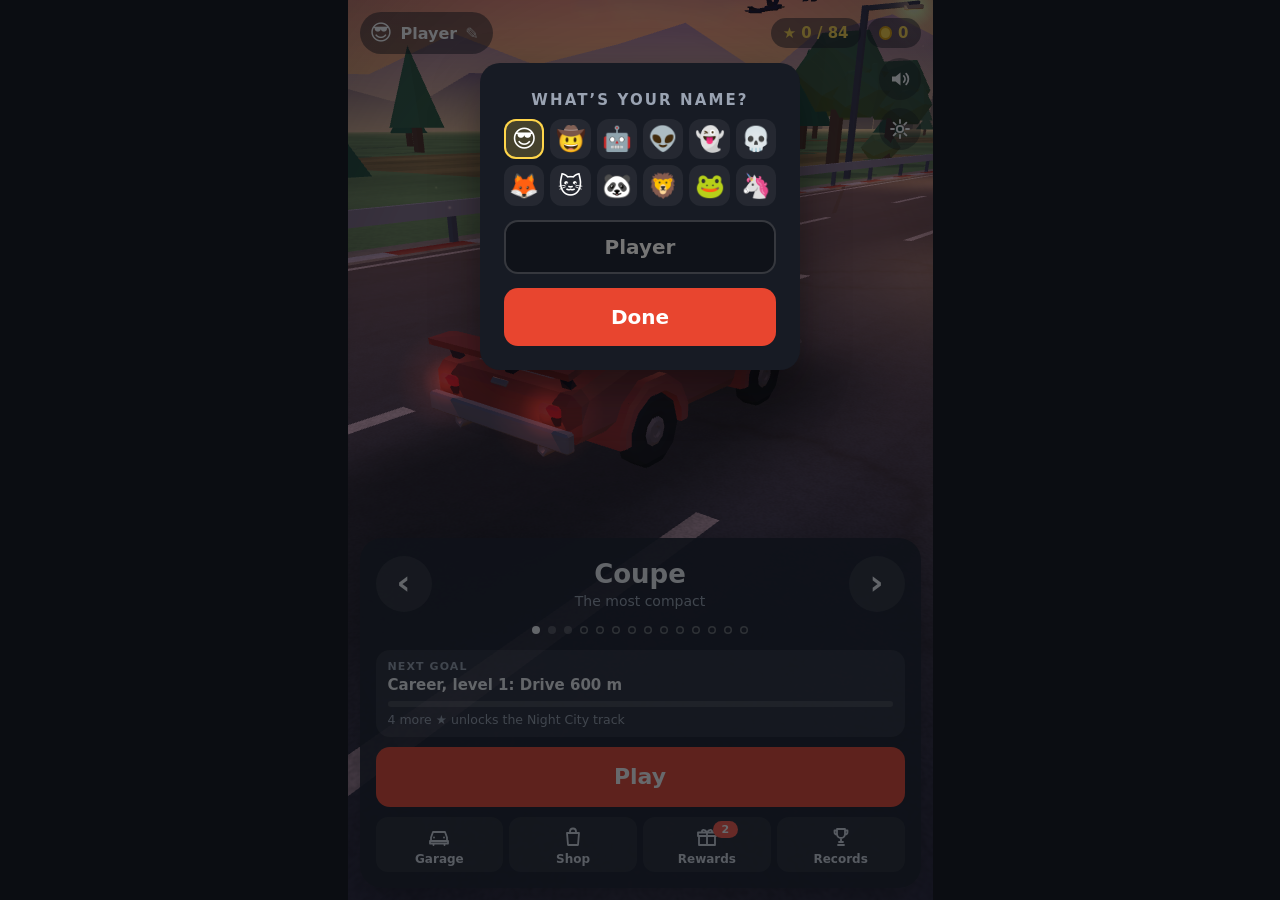
<file: index.html>
<!doctype html>
<html lang="ru">
  <head>
    <meta charset="UTF-8" />
    <meta
      name="viewport"
      content="width=device-width, initial-scale=1.0, maximum-scale=1.0, user-scalable=no, viewport-fit=cover"
    />
    <meta name="theme-color" content="#0b0d12" />
    <meta name="mobile-web-app-capable" content="yes" />
    <meta name="apple-mobile-web-app-capable" content="yes" />
    <meta name="apple-mobile-web-app-status-bar-style" content="black-translucent" />
    <meta name="apple-mobile-web-app-title" content="Vroomlings" />
    <link rel="manifest" href="./manifest.webmanifest" />
    <link rel="icon" href="./icon-192.png" />
    <link rel="apple-touch-icon" href="./icon-192.png" />
    <title>Vroomlings</title>
    <script type="module" crossorigin src="./assets/index-CJmZu25B.js"></script>
    <link rel="stylesheet" crossorigin href="./assets/index-BIFFAxvH.css">
  </head>
  <body>
    <div id="stage">
      <canvas id="game"></canvas>
      <div id="vignette" aria-hidden="true"></div>

      <div id="hud" hidden>
        <div class="top">
          <div class="speed"><span data-hud="speed">0</span><small>км/ч</small></div>
          <div class="score" data-hud="score">0</div>
          <div class="coins"><i class="coin"></i><span data-hud="coins">0</span></div>
        </div>
        <div class="combo" data-hud="combo">×1</div>
        <div class="goal" data-hud="goal" hidden></div>
        <div class="mud" aria-hidden="true"><i></i><i></i><i></i><i></i><i></i><i></i></div>
        <div class="drift" data-hud="drift">ДРИФТ ×2</div>
        <div class="popup"><b></b><span></span></div>
        <div class="popup"><b></b><span></span></div>
        <div class="popup"><b></b><span></span></div>
      </div>

      <div id="hint" hidden>
        <span>← держите<br />слева</span>
        <span>держите →<br />справа</span>
      </div>
      <div id="flash"></div>
      <div id="slowmo"></div>
      <div id="toast" role="status" hidden></div>
      <div id="tip" role="status" hidden></div>
      <div id="pads" aria-hidden="true" hidden><i>‹</i><i>›</i></div>
      <div id="powers" hidden>
        <div class="row" data-powers="passive"></div>
        <div class="row" data-powers="manual"></div>
      </div>

      <div id="home" hidden>
        <div class="chips">
          <button type="button" class="chip" data-home="name">
            <span class="avatar" data-home="avatar" aria-hidden="true"></span>
            <span class="name" data-home="name-text">Игрок</span>
            <span class="edit" aria-hidden="true">✎</span>
          </button>
          <div class="wallet">
            <div class="starchip" data-home="stars">★ 0 / 30</div>
            <div class="coinchip"><i class="coin"></i><span data-home="coins">0</span></div>
          </div>
        </div>
        <div class="sheet" data-home="sheet" role="dialog" aria-label="Выбор машины и режима">
          <div class="picker">
            <button type="button" class="arrow" data-home="prev" aria-label="Предыдущая машина">‹</button>
            <div class="car">
              <b data-home="car"></b>
              <span data-home="hint"></span>
            </div>
            <button type="button" class="arrow" data-home="next" aria-label="Следующая машина">›</button>
          </div>
          <div class="dots" data-home="dots"></div>
          <button type="button" class="goal" data-home="goal">
            <small>Следующая цель</small>
            <b data-home="goal-title"></b>
            <span class="bar"><i data-home="goal-bar"></i></span>
            <span class="note" data-home="goal-note"></span>
          </button>
          <div class="garage" data-home="garage-view" hidden>
            <small data-home="garage-note"></small>
            <div class="paints" data-home="colors" role="group" aria-label="Цвет машины"></div>
            <div class="links">
              <button type="button" data-home="garage-powers"></button>
              <button type="button" data-home="garage-pets"></button>
            </div>
          </div>
          <button type="button" class="go play" data-home="play">Играть</button>
          <button type="button" class="go buy" data-home="buy" hidden>
            <span data-home="buy-text">Купить за</span><i class="coin"></i><span data-home="buy-price">0</span>
          </button>
          <div class="nav" data-home="nav">
            <button type="button" data-home="garage"><svg viewBox="0 0 24 24" aria-hidden="true"><path d="M4 16v-3.5l2-5.5h12l2 5.5V16M3 16h18v2.5H3zM7 12.5h.01M17 12.5h.01M6.5 18.5V20M17.5 18.5V20" /></svg><span>Гараж</span></button>
            <button type="button" data-home="shop"><svg viewBox="0 0 24 24" aria-hidden="true"><path d="M6 8h12l-1 12H7L6 8zM9 8V6.5a3 3 0 0 1 6 0V8" /></svg><span>Магазин</span></button>
            <button type="button" data-home="rewards"><svg viewBox="0 0 24 24" aria-hidden="true"><path d="M4 11h16v9H4zM3 7.5h18V11H3zM12 7.5V20M12 7.5C10 4 6.5 4.5 7 6.5s3 1 5 1zm0 0c2-3.5 5.5-3 5-1s-3 1-5 1z" /></svg><span>Награды</span><i class="dot" data-home="rewards-dot" hidden></i></button>
            <button type="button" data-home="records"><svg viewBox="0 0 24 24" aria-hidden="true"><path d="M8 4h8v5a4 4 0 0 1-8 0V4zM8 5.5H5.5V7A2.5 2.5 0 0 0 8 9.5M16 5.5h2.5V7A2.5 2.5 0 0 1 16 9.5M12 13v4M9 20h6M10 17h4" /></svg><span>Рекорды</span></button>
          </div>
          <button type="button" class="done" data-home="garage-done" hidden>Готово</button>
        </div>
      </div>

      <div id="play" class="overlay" hidden>
        <div class="panel wide" role="dialog" aria-labelledby="play-title">
          <h1 id="play-title">Выберите заезд</h1>
          <div class="trackrow">
            <button type="button" class="mini" data-play="track-prev" aria-label="Предыдущая трасса">‹</button>
            <div class="track">
              <small data-play="track-note">Трасса</small>
              <b data-play="track"></b>
            </div>
            <button type="button" class="mini" data-play="track-next" aria-label="Следующая трасса">›</button>
          </div>
          <div class="modes">
            <button type="button" class="mode" data-play="endless"><b>Заезд на очки</b><span>Езжайте, пока не разобьётесь: близкие обгоны приносят очки</span></button>
            <button type="button" class="mode race" data-play="race"><b>Гонка</b><span>Два соперника, полтора километра и препятствия</span></button>
            <button type="button" class="mode alt" data-play="career"><b>Карьера</b><span data-play="career-note"></span></button>
          </div>
          <button type="button" class="secondary" data-play="back">Назад</button>
        </div>
      </div>

      <div id="levels" class="overlay" hidden>
        <div class="panel wide" role="dialog" aria-labelledby="levels-title">
          <h1 id="levels-title">Карьера</h1>
          <p class="sub" data-levels="stars"></p>
          <div class="grid" data-levels="grid"></div>
          <button type="button" class="secondary" data-levels="back">Назад</button>
        </div>
      </div>

      <div id="records" class="overlay" hidden>
        <div class="panel wide" role="dialog" aria-labelledby="records-title">
          <h1 id="records-title">Рекорды</h1>
          <p class="sub">Лучшие заезды на очки на этом устройстве</p>
          <ol data-records="list"></ol>
          <p class="empty" data-records="empty">Пока пусто — проедьте первый заезд</p>
          <button type="button" class="secondary" data-records="back">Назад</button>
        </div>
      </div>

      <div id="missions" class="overlay" hidden>
        <div class="panel wide" role="dialog" aria-labelledby="missions-title">
          <h1 id="missions-title">Награды</h1>
          <div class="streak">
            <p class="streakhead"><b data-missions="streak-title"></b><span data-missions="streak-note"></span></p>
            <div class="days" data-missions="days"></div>
            <button type="button" class="claim" data-missions="claim"></button>
          </div>
          <button type="button" class="chestrow" data-missions="chest">
            <span class="gift" aria-hidden="true">🎁</span>
            <span class="what"><b>Сундук дня</b><small data-missions="chest-note"></small></span>
          </button>
          <p class="sub">Задания дня: в счёт идут все заезды за день</p>
          <div class="list" data-missions="list"></div>
          <button type="button" class="secondary" data-missions="back">Назад</button>
        </div>
      </div>

      <div id="chest" class="overlay" hidden>
        <div class="panel" role="dialog" aria-labelledby="chest-title">
          <h1 id="chest-title">Сундук дня</h1>
          <div class="chest-icon" data-chest="icon" aria-hidden="true"></div>
          <p class="sub" data-chest="text"></p>
          <button type="button" data-chest="open">Открыть</button>
          <button type="button" class="secondary" data-chest="back">Назад</button>
        </div>
      </div>

      <div id="welcome" class="overlay" hidden>
        <div class="panel wide" role="dialog" aria-labelledby="welcome-title">
          <h1 id="welcome-title">Подарок новичку</h1>
          <p class="sub" data-welcome="sub"></p>
          <div class="list" data-welcome="list"></div>
          <button type="button" data-welcome="take" disabled></button>
        </div>
      </div>

      <div id="shop" class="overlay" hidden>
        <div class="panel wide" role="dialog" aria-labelledby="shop-title">
          <div class="shophead">
            <h1 id="shop-title">Магазин</h1>
            <p class="balance"><i class="coin"></i><span data-shop="coins">0</span></p>
          </div>
          <div class="tabs" data-shop="tabs" role="tablist"></div>
          <p class="sub" data-shop="note"></p>
          <div class="cards" data-shop="list"></div>
          <button type="button" class="secondary" data-shop="back">Назад</button>
        </div>
      </div>

      <div id="result" class="overlay" hidden>
        <div class="panel" role="dialog" aria-labelledby="result-title">
          <h1 id="result-title" data-result="title"></h1>
          <div class="badge" data-result="badge" hidden></div>
          <div class="stars3" data-result="stars" hidden></div>
          <div class="total"><b data-result="value">0</b><small data-result="unit">очков</small></div>
          <dl class="stats" data-result="rows"></dl>
          <p class="next" data-result="hint" hidden></p>
          <button type="button" data-result="primary"></button>
          <button type="button" class="secondary" data-result="secondary" hidden></button>
          <button type="button" class="secondary" data-result="menu">Меню</button>
        </div>
      </div>

      <div id="pausebox" class="overlay" hidden>
        <div class="panel" role="dialog" aria-labelledby="pause-title">
          <h1 id="pause-title">Пауза</h1>
          <button type="button" data-pause="resume">Продолжить</button>
          <button type="button" class="secondary" data-pause="settings">Настройки</button>
          <button type="button" class="secondary" data-pause="menu">Меню</button>
        </div>
      </div>

      <div id="settings" class="overlay" hidden>
        <div class="panel wide" role="dialog" aria-labelledby="settings-title">
          <h1 id="settings-title">Настройки</h1>
          <div class="list" data-settings="body"></div>
          <button type="button" data-settings="close">Готово</button>
        </div>
      </div>

      <div id="about" class="overlay" hidden>
        <div class="panel wide" role="dialog" aria-labelledby="about-title">
          <h1 id="about-title">Об игре</h1>
          <p class="sub" data-about="version"></p>
          <div class="about" data-about="text">
            <h2>Ваши данные</h2>
            <p>Игра ничего не собирает и никуда не отправляет. Имя, монеты и прогресс хранятся только на этом устройстве. В игре нет рекламы, покупок за деньги и входа в аккаунт.</p>
            <h2>Чужие работы</h2>
            <p>Модели машин — набор «Cars — Low Poly Massive Car Pack» студии RG Poly (лицензия CC0). Трёхмерная графика — библиотека three.js (лицензия MIT). Звуки и музыку игра создаёт сама.</p>
          </div>
          <iframe class="policy" data-about="page" aria-label="Политика конфиденциальности" hidden></iframe>
          <button type="button" class="secondary" data-about="policy">Политика конфиденциальности</button>
          <button type="button" class="secondary" data-about="back">Назад</button>
        </div>
      </div>

      <div id="namebox" class="overlay" hidden>
        <form class="panel" aria-labelledby="name-title">
          <h1 id="name-title">Как вас зовут?</h1>
          <div class="avatars" data-name="avatars" role="radiogroup" aria-label="Аватар"></div>
          <input type="text" placeholder="Игрок" autocomplete="off" autocapitalize="words" enterkeyhint="done" aria-label="Имя игрока" />
          <button type="submit">Готово</button>
        </form>
      </div>

      <button id="sound" class="round" type="button" aria-label="Выключить звук" aria-pressed="true">
        <svg viewBox="0 0 24 24" aria-hidden="true">
          <path class="speaker" d="M4 9.5v5h3.6l4.9 4V5.5l-4.9 4H4z" />
          <path class="waves" d="M15.8 9a4.4 4.4 0 0 1 0 6M18.2 6.6a7.8 7.8 0 0 1 0 10.8" />
          <path class="cross" d="M16 9.5l4.6 5M20.6 9.5l-4.6 5" />
        </svg>
      </button>
      <button id="gear" class="round" type="button" aria-label="Настройки" hidden>
        <svg viewBox="0 0 24 24" aria-hidden="true">
          <circle cx="12" cy="12" r="3.2" />
          <path d="M12 3v3M12 18v3M3 12h3M18 12h3M5.6 5.6l2.1 2.1M16.3 16.3l2.1 2.1M5.6 18.4l2.1-2.1M16.3 7.7l2.1-2.1" />
        </svg>
      </button>
      <button id="pause" class="round" type="button" aria-label="Пауза" hidden>
        <svg viewBox="0 0 24 24" aria-hidden="true">
          <path class="bars" d="M8.5 6v12M15.5 6v12" />
        </svg>
      </button>
      <div id="debug" hidden></div>
    </div>
  </body>
</html>
</file>
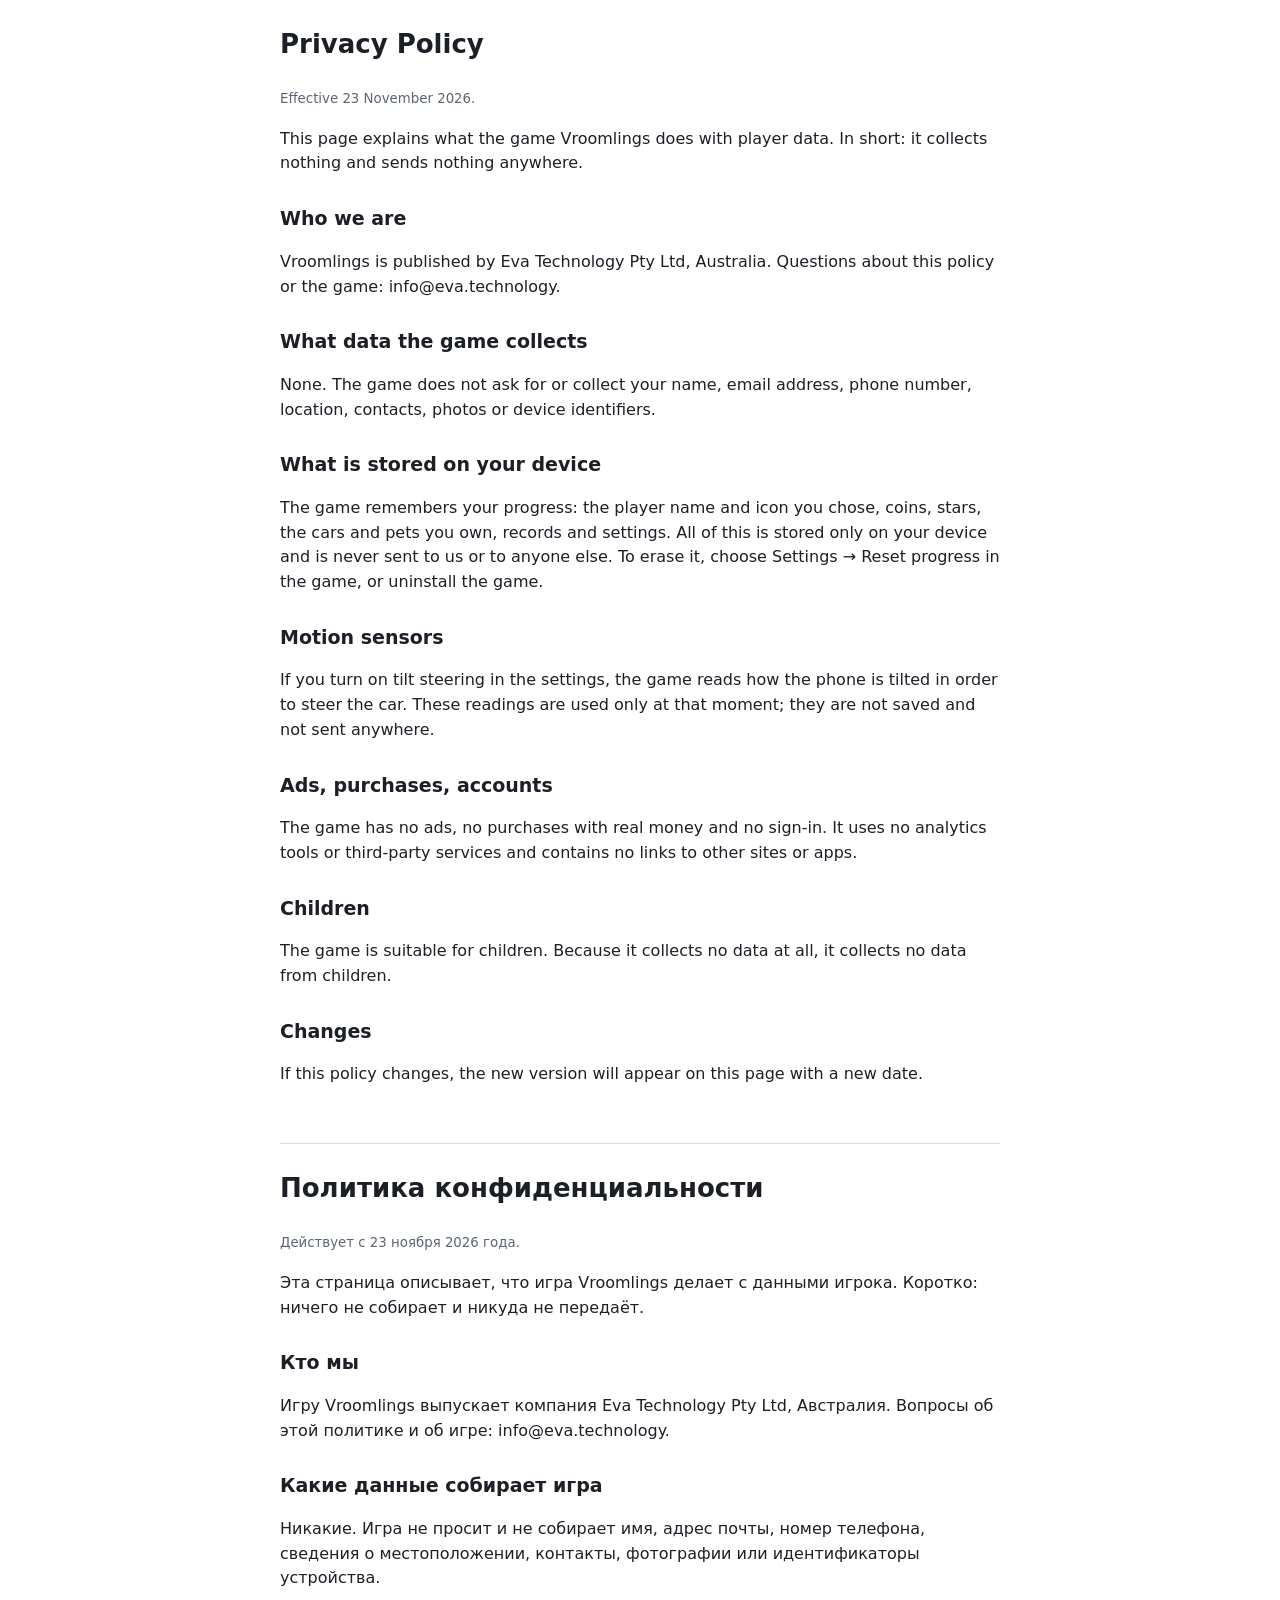
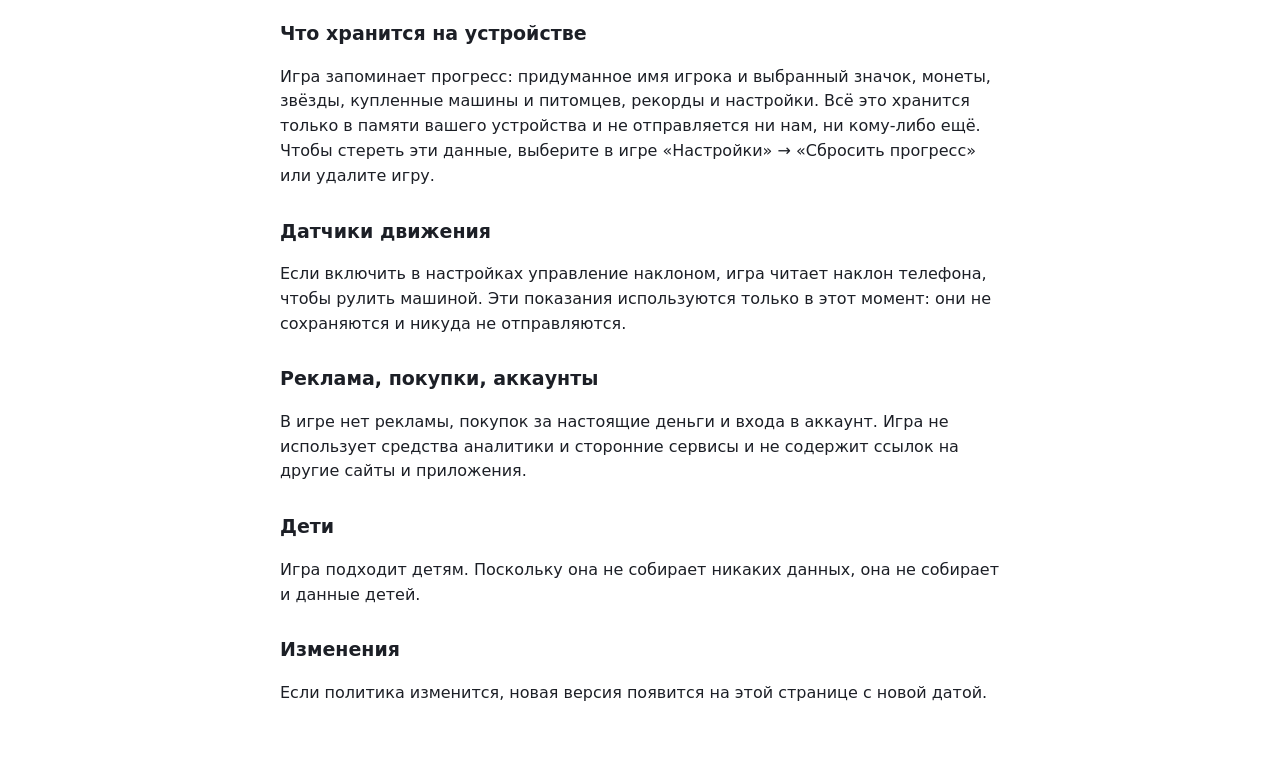
<file: privacy.html>
<!doctype html>
<html lang="en">
  <head>
    <meta charset="UTF-8" />
    <meta name="viewport" content="width=device-width, initial-scale=1.0" />
    <title>Vroomlings — Privacy Policy · Политика конфиденциальности</title>
    <style>
      body {
        max-width: 720px;
        margin: 0 auto;
        padding: 24px 20px 48px;
        color: #1c1f26;
        background: #fff;
        font: 16px/1.55 system-ui, -apple-system, 'Segoe UI', Roboto, sans-serif;
      }
      main {
        display: flex;
        flex-direction: column;
      }
      /* Русская версия идёт первой, если страница открыта с ?lang=ru (так её открывает игра на русском). */
      main.ru-first section[lang='ru'] {
        order: -1;
      }
      section + section {
        margin-top: 40px;
        padding-top: 24px;
        border-top: 1px solid #d6dbe4;
      }
      main.ru-first section[lang='en'] {
        margin-top: 40px;
        padding-top: 24px;
        border-top: 1px solid #d6dbe4;
      }
      main.ru-first section[lang='ru'] {
        margin-top: 0;
        padding-top: 0;
        border-top: 0;
      }
      h1 {
        margin-top: 0;
        font-size: 26px;
      }
      h2 {
        margin-top: 28px;
        font-size: 19px;
      }
      small {
        color: #5c6573;
      }
      @media (max-width: 420px) {
        body {
          padding: 16px 14px 32px;
          font-size: 15px;
        }
        h1 {
          font-size: 21px;
        }
        h2 {
          margin-top: 22px;
          font-size: 17px;
        }
      }
    </style>
  </head>
  <body>
    <main>
      <section lang="en">
        <h1>Privacy Policy</h1>
        <p><small>Effective 23 November 2026.</small></p>
        <p>This page explains what the game Vroomlings does with player data. In short: it collects nothing and sends nothing anywhere.</p>

        <h2>Who we are</h2>
        <p>Vroomlings is published by Eva Technology Pty Ltd, Australia. Questions about this policy or the game: info@eva.technology.</p>

        <h2>What data the game collects</h2>
        <p>None. The game does not ask for or collect your name, email address, phone number, location, contacts, photos or device identifiers.</p>

        <h2>What is stored on your device</h2>
        <p>The game remembers your progress: the player name and icon you chose, coins, stars, the cars and pets you own, records and settings. All of this is stored only on your device and is never sent to us or to anyone else. To erase it, choose Settings → Reset progress in the game, or uninstall the game.</p>

        <h2>Motion sensors</h2>
        <p>If you turn on tilt steering in the settings, the game reads how the phone is tilted in order to steer the car. These readings are used only at that moment; they are not saved and not sent anywhere.</p>

        <h2>Ads, purchases, accounts</h2>
        <p>The game has no ads, no purchases with real money and no sign-in. It uses no analytics tools or third-party services and contains no links to other sites or apps.</p>

        <h2>Children</h2>
        <p>The game is suitable for children. Because it collects no data at all, it collects no data from children.</p>

        <h2>Changes</h2>
        <p>If this policy changes, the new version will appear on this page with a new date.</p>
      </section>

      <section lang="ru">
        <h1>Политика конфиденциальности</h1>
        <p><small>Действует с 23 ноября 2026 года.</small></p>
        <p>Эта страница описывает, что игра Vroomlings делает с данными игрока. Коротко: ничего не собирает и никуда не передаёт.</p>

        <h2>Кто мы</h2>
        <p>Игру Vroomlings выпускает компания Eva Technology Pty Ltd, Австралия. Вопросы об этой политике и об игре: info@eva.technology.</p>

        <h2>Какие данные собирает игра</h2>
        <p>Никакие. Игра не просит и не собирает имя, адрес почты, номер телефона, сведения о местоположении, контакты, фотографии или идентификаторы устройства.</p>

        <h2>Что хранится на устройстве</h2>
        <p>Игра запоминает прогресс: придуманное имя игрока и выбранный значок, монеты, звёзды, купленные машины и питомцев, рекорды и настройки. Всё это хранится только в памяти вашего устройства и не отправляется ни нам, ни кому-либо ещё. Чтобы стереть эти данные, выберите в игре «Настройки» → «Сбросить прогресс» или удалите игру.</p>

        <h2>Датчики движения</h2>
        <p>Если включить в настройках управление наклоном, игра читает наклон телефона, чтобы рулить машиной. Эти показания используются только в этот момент: они не сохраняются и никуда не отправляются.</p>

        <h2>Реклама, покупки, аккаунты</h2>
        <p>В игре нет рекламы, покупок за настоящие деньги и входа в аккаунт. Игра не использует средства аналитики и сторонние сервисы и не содержит ссылок на другие сайты и приложения.</p>

        <h2>Дети</h2>
        <p>Игра подходит детям. Поскольку она не собирает никаких данных, она не собирает и данные детей.</p>

        <h2>Изменения</h2>
        <p>Если политика изменится, новая версия появится на этой странице с новой датой.</p>
      </section>
    </main>
    <script>
      if (new URLSearchParams(location.search).get('lang') === 'ru') {
        document.querySelector('main').classList.add('ru-first');
        document.documentElement.lang = 'ru';
      }
    </script>
  </body>
</html>
</file>
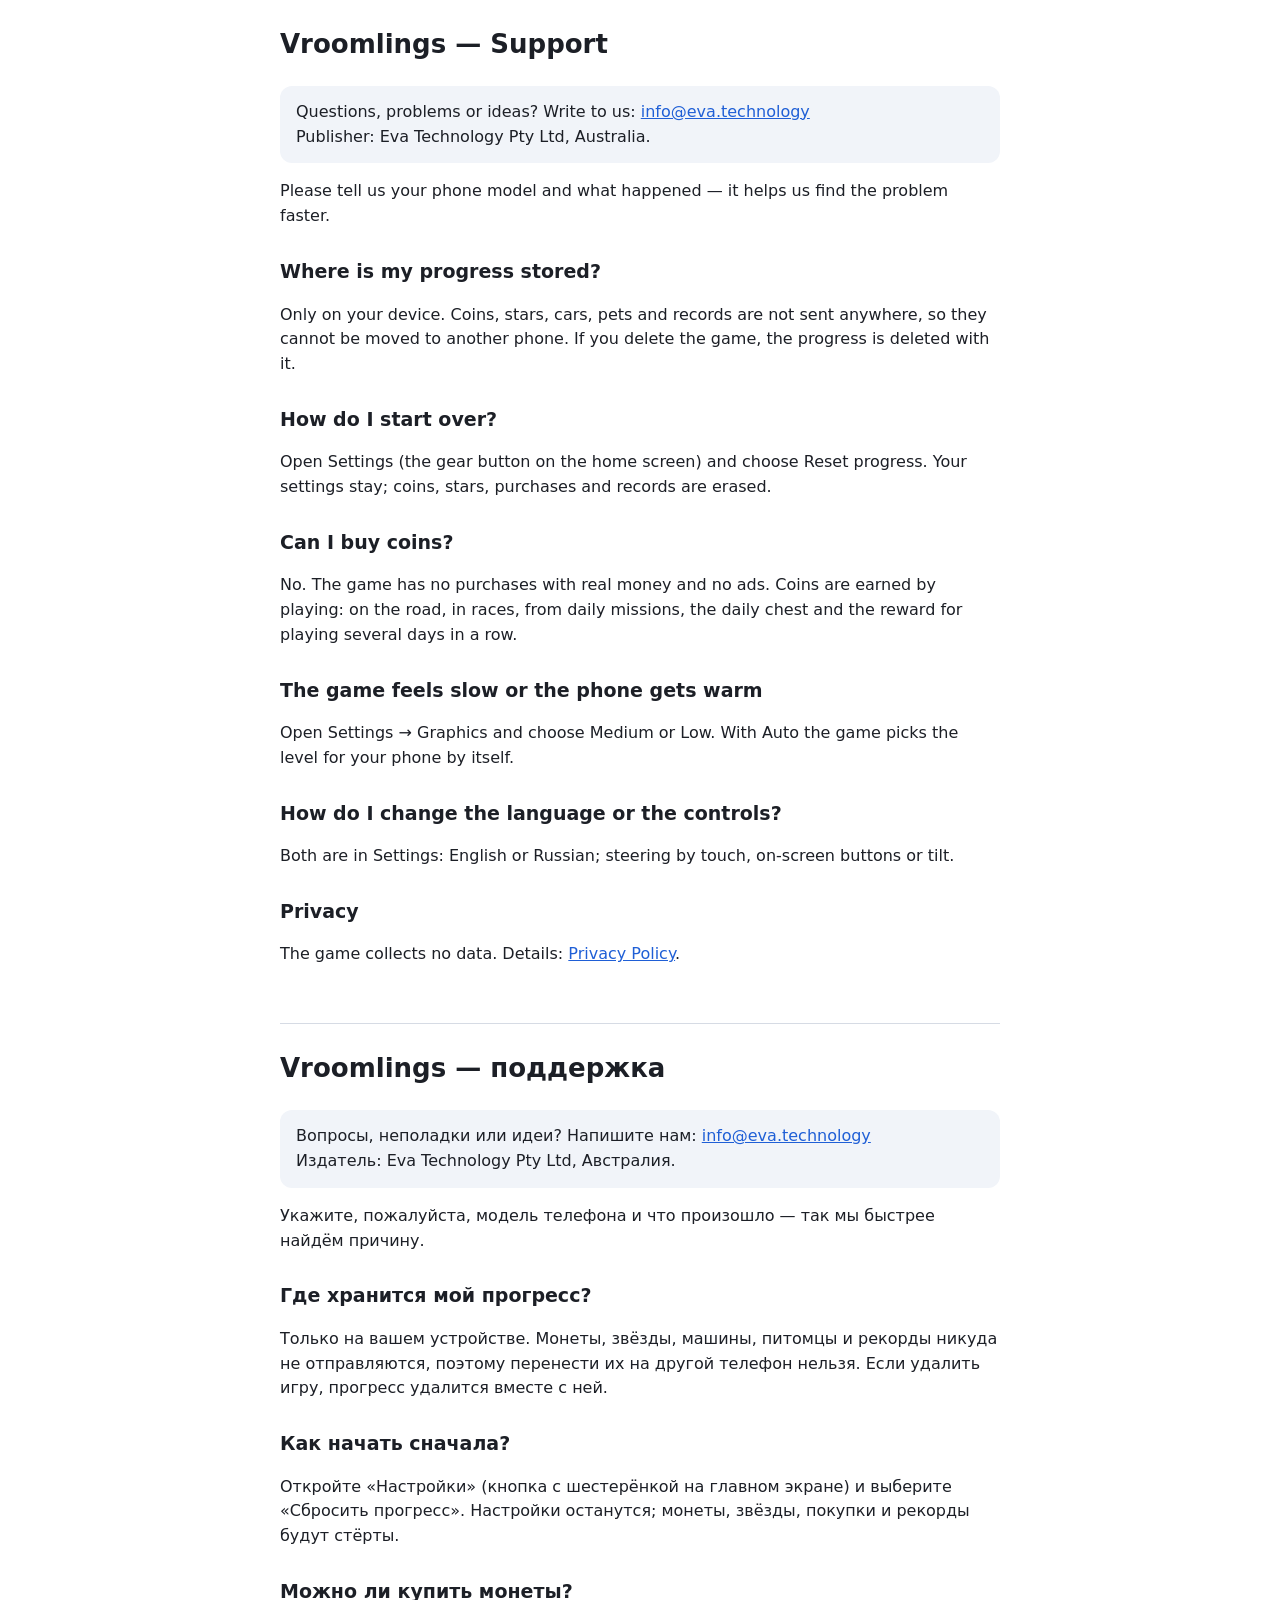
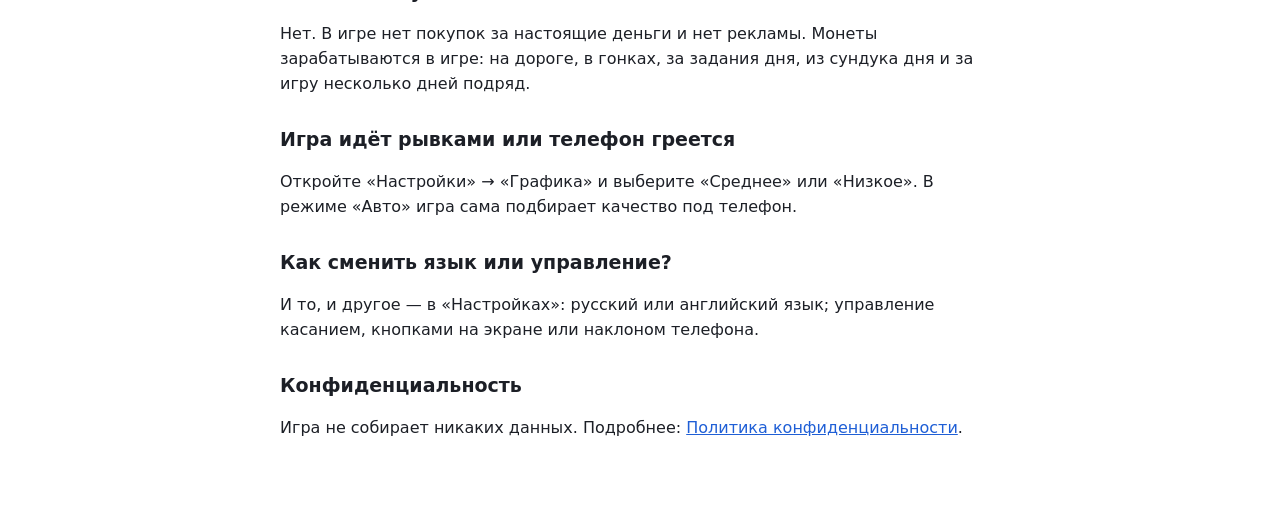
<file: support.html>
<!doctype html>
<html lang="en">
  <head>
    <meta charset="UTF-8" />
    <meta name="viewport" content="width=device-width, initial-scale=1.0" />
    <title>Vroomlings — Support · Поддержка</title>
    <style>
      body {
        max-width: 720px;
        margin: 0 auto;
        padding: 24px 20px 48px;
        color: #1c1f26;
        background: #fff;
        font: 16px/1.55 system-ui, -apple-system, 'Segoe UI', Roboto, sans-serif;
      }
      main {
        display: flex;
        flex-direction: column;
      }
      /* Русская версия идёт первой, если страница открыта с ?lang=ru. */
      main.ru-first section[lang='ru'] {
        order: -1;
        margin-top: 0;
        padding-top: 0;
        border-top: 0;
      }
      section + section,
      main.ru-first section[lang='en'] {
        margin-top: 40px;
        padding-top: 24px;
        border-top: 1px solid #d6dbe4;
      }
      h1 {
        margin-top: 0;
        font-size: 26px;
      }
      h2 {
        margin-top: 28px;
        font-size: 19px;
      }
      a {
        color: #1f5fd6;
      }
      .contact {
        padding: 14px 16px;
        border-radius: 12px;
        background: #f1f4f9;
      }
    </style>
  </head>
  <body>
    <main>
      <section lang="en">
        <h1>Vroomlings — Support</h1>
        <p class="contact">
          Questions, problems or ideas? Write to us: <a href="mailto:info@eva.technology">info@eva.technology</a><br />
          Publisher: Eva Technology Pty Ltd, Australia.
        </p>
        <p>Please tell us your phone model and what happened — it helps us find the problem faster.</p>

        <h2>Where is my progress stored?</h2>
        <p>Only on your device. Coins, stars, cars, pets and records are not sent anywhere, so they cannot be moved to another phone. If you delete the game, the progress is deleted with it.</p>

        <h2>How do I start over?</h2>
        <p>Open Settings (the gear button on the home screen) and choose Reset progress. Your settings stay; coins, stars, purchases and records are erased.</p>

        <h2>Can I buy coins?</h2>
        <p>No. The game has no purchases with real money and no ads. Coins are earned by playing: on the road, in races, from daily missions, the daily chest and the reward for playing several days in a row.</p>

        <h2>The game feels slow or the phone gets warm</h2>
        <p>Open Settings → Graphics and choose Medium or Low. With Auto the game picks the level for your phone by itself.</p>

        <h2>How do I change the language or the controls?</h2>
        <p>Both are in Settings: English or Russian; steering by touch, on-screen buttons or tilt.</p>

        <h2>Privacy</h2>
        <p>The game collects no data. Details: <a href="privacy.html">Privacy Policy</a>.</p>
      </section>

      <section lang="ru">
        <h1>Vroomlings — поддержка</h1>
        <p class="contact">
          Вопросы, неполадки или идеи? Напишите нам: <a href="mailto:info@eva.technology">info@eva.technology</a><br />
          Издатель: Eva Technology Pty Ltd, Австралия.
        </p>
        <p>Укажите, пожалуйста, модель телефона и что произошло — так мы быстрее найдём причину.</p>

        <h2>Где хранится мой прогресс?</h2>
        <p>Только на вашем устройстве. Монеты, звёзды, машины, питомцы и рекорды никуда не отправляются, поэтому перенести их на другой телефон нельзя. Если удалить игру, прогресс удалится вместе с ней.</p>

        <h2>Как начать сначала?</h2>
        <p>Откройте «Настройки» (кнопка с шестерёнкой на главном экране) и выберите «Сбросить прогресс». Настройки останутся; монеты, звёзды, покупки и рекорды будут стёрты.</p>

        <h2>Можно ли купить монеты?</h2>
        <p>Нет. В игре нет покупок за настоящие деньги и нет рекламы. Монеты зарабатываются в игре: на дороге, в гонках, за задания дня, из сундука дня и за игру несколько дней подряд.</p>

        <h2>Игра идёт рывками или телефон греется</h2>
        <p>Откройте «Настройки» → «Графика» и выберите «Среднее» или «Низкое». В режиме «Авто» игра сама подбирает качество под телефон.</p>

        <h2>Как сменить язык или управление?</h2>
        <p>И то, и другое — в «Настройках»: русский или английский язык; управление касанием, кнопками на экране или наклоном телефона.</p>

        <h2>Конфиденциальность</h2>
        <p>Игра не собирает никаких данных. Подробнее: <a href="privacy.html?lang=ru">Политика конфиденциальности</a>.</p>
      </section>
    </main>
    <script>
      if (new URLSearchParams(location.search).get('lang') === 'ru') {
        document.querySelector('main').classList.add('ru-first');
        document.documentElement.lang = 'ru';
      }
    </script>
  </body>
</html>
</file>
<file: assets/index-BIFFAxvH.css>
:root{--lightningcss-light: ;--lightningcss-dark:initial;color-scheme:dark;font-family:system-ui,-apple-system,BlinkMacSystemFont,Segoe UI,Roboto,Noto Sans,Ubuntu,Cantarell,Helvetica Neue,sans-serif}html,body{overscroll-behavior:none;touch-action:none;-webkit-user-select:none;user-select:none;-webkit-touch-callout:none;-webkit-tap-highlight-color:transparent;background:#0b0d12;height:100%;margin:0;overflow:hidden}#stage{width:min(100vw,65vh);background:#ffcf9e;width:min(100vw,65dvh);margin:0 auto;position:fixed;top:0;bottom:0;left:0;right:0;overflow:hidden}.boot-error{color:#3a2a2a;text-align:center;place-items:center;margin:0;padding:24px;font-size:18px;font-weight:700;display:grid;position:absolute;top:0;bottom:0;left:0;right:0}#game{width:100%;height:100%;display:block}#vignette{pointer-events:none;background:radial-gradient(85% 75% at 50% 48%,#0000 58%,#06081457 100%);position:absolute;top:0;bottom:0;left:0;right:0}#stage.plain #vignette{display:none}#tip{top:calc(120px + env(safe-area-inset-top,0px));z-index:1;color:#fff;text-align:center;pointer-events:none;background:#0f121ae0;border-radius:14px;width:max-content;max-width:82%;padding:10px 16px;font-size:15px;font-weight:700;line-height:1.3;animation:.3s ease-out tip-in;position:absolute;left:50%;transform:translate(-50%);box-shadow:inset 0 0 0 2px #ffd54abf}@keyframes tip-in{0%{opacity:0;transform:translate(-50%,-8px)}to{opacity:1;transform:translate(-50%)}}.panel .next{color:#ffd54a;background:#ffd54a1c;border-radius:12px;margin:0 0 14px;padding:9px 12px;font-size:13.5px;font-weight:700;line-height:1.3}#hud{padding:calc(14px + env(safe-area-inset-top,0px)) 16px 0;color:#fff;font-variant-numeric:tabular-nums;text-shadow:0 2px #141e2d8c,0 0 12px #141e2d59;pointer-events:none;font-weight:800;position:absolute;top:0;bottom:0;left:0;right:0}#hud[hidden]{display:none}#hud .top{grid-template-columns:1fr auto 1fr;align-items:start;display:grid}#hud .score{letter-spacing:.01em;font-size:40px;line-height:1}#hud .speed{padding-top:6px;font-size:22px;line-height:1}#hud .speed small{opacity:.85;margin-left:4px;font-size:12px;font-weight:700}.coin{box-sizing:border-box;vertical-align:-.08em;background:#ffd23f;border:.14em solid #d99a06;border-radius:50%;flex:none;width:.9em;height:.9em;display:inline-block}#hud .coins{color:#ffd54a;transform-origin:100%;justify-self:end;align-items:center;gap:6px;padding-top:6px;font-size:22px;line-height:1;display:flex}#hud .combo{top:calc(64px + env(safe-area-inset-top,0px));color:#ffd54a;opacity:0;font-size:30px;line-height:1;transition:opacity .15s,transform .15s;position:absolute;right:66px;transform:scale(.6)}#hud .combo.on{opacity:1;transform:scale(1)}#hud .drift{color:#1c1f26;letter-spacing:.06em;width:max-content;text-shadow:none;opacity:0;background:#ffd54a;border-radius:999px;margin:10px auto 0;padding:4px 12px;font-size:13px;transition:opacity .12s,transform .12s;transform:translateY(-6px)}#hud .drift.on{opacity:1;transform:none}#hud .popup{opacity:0;white-space:nowrap;will-change:transform, opacity;justify-items:center;gap:2px;display:grid;position:absolute;top:27%;left:50%;transform:translate(-50%)}#hud .popup:nth-of-type(3){top:34%}#hud .popup:nth-of-type(4){top:41%}#hud .popup b{font-size:30px;line-height:1}#hud .popup span{letter-spacing:.08em;font-size:13px}#hud .popup.big b{color:#ffd54a;font-size:38px}#flash{opacity:0;pointer-events:none;background:#fff;position:absolute;top:0;bottom:0;left:0;right:0}#flash.active{animation:.35s ease-out flash}@keyframes flash{0%{opacity:.75}to{opacity:0}}#pads{left:14px;right:14px;bottom:calc(22px + env(safe-area-inset-bottom,0px));pointer-events:none;justify-content:space-between;display:flex;position:absolute}#pads i{color:#fff;box-sizing:border-box;background:#0f121a61;border-radius:50%;place-items:center;width:84px;height:84px;padding-bottom:8px;font-size:54px;font-style:normal;font-weight:700;line-height:1;display:grid;box-shadow:inset 0 0 0 2px #ffffff59}#toast{z-index:5;color:#ffd54a;text-align:center;white-space:pre-line;pointer-events:none;background:#0f121ae6;border-radius:16px;width:max-content;max-width:88%;padding:14px 22px;font-size:20px;font-weight:800;line-height:1.4;animation:4.5s ease-out forwards toast;position:absolute;top:30%;left:50%;transform:translate(-50%);box-shadow:0 10px 30px #0006}@keyframes toast{0%{opacity:0;transform:translate(-50%,14px)scale(.9)}8%{opacity:1;transform:translate(-50%)scale(1.05)}14%{transform:translate(-50%)scale(1)}85%{opacity:1}to{opacity:0;transform:translate(-50%,-10px)scale(1)}}#slowmo{opacity:0;pointer-events:none;background:radial-gradient(#4682ff00 38%,#4682ff73 100%);transition:opacity .25s;position:absolute;top:0;bottom:0;left:0;right:0}#slowmo.on{opacity:1}#powers{left:50%;bottom:calc(26px + env(safe-area-inset-bottom,0px));pointer-events:none;flex-direction:column;align-items:center;gap:10px;display:flex;position:absolute;transform:translate(-50%)}#powers .row{align-items:center;gap:18px;display:flex}#powers[data-manual="3"] .row{gap:12px}#powers[data-manual="3"] .power:not(.passive){width:66px;height:66px}#powers[data-manual="4"] .row{gap:10px}#powers[data-manual="4"] .power:not(.passive){width:60px;height:60px}#powers[data-manual="4"] .power:not(.passive) svg{width:30px;height:30px}#pads:not([hidden])~#powers[data-manual="3"],#pads:not([hidden])~#powers[data-manual="4"]{bottom:calc(118px + env(safe-area-inset-bottom,0px))}.power{background:conic-gradient(#ffd54a var(--charge,360deg), #fff3 0);pointer-events:auto;border-radius:50%;flex:none;place-items:center;width:74px;height:74px;padding:0;display:grid;position:relative}.power:before{content:"";background:#0f121ad1;border-radius:50%;position:absolute;top:5px;bottom:5px;left:5px;right:5px}.power svg{fill:none;stroke:#fff;stroke-width:2px;stroke-linecap:round;stroke-linejoin:round;opacity:.4;width:36px;height:36px;position:relative}.power i{color:#f4f5f7;background:#0f121aeb;border-radius:50%;place-items:center;width:22px;height:22px;font-size:13px;font-style:normal;font-weight:800;line-height:1;display:grid;position:absolute;top:-2px;right:-2px;box-shadow:0 0 0 1.5px #fff6}.power.ready svg{stroke:#ffd54a;opacity:1}.power.ready:not(.passive){animation:.9s ease-in-out infinite alternate power-pulse}.power.active:before{background:#326ef0d9}.power:active:before{background:#78641ee6}.power.passive{pointer-events:none;width:46px;height:46px}.power.passive svg{width:24px;height:24px}@keyframes power-pulse{0%{box-shadow:0 0 #ffd54a80}to{box-shadow:0 0 0 9px #ffd54a00}}[hidden]{display:none!important}button{font:inherit;touch-action:manipulation;cursor:pointer;border:0}#hud .goal{letter-spacing:.02em;width:max-content;max-width:100%;text-shadow:none;background:#0f121a80;border-radius:999px;margin:8px auto 0;padding:4px 12px;font-size:15px;transition:background .2s,color .2s}#hud .goal.done{color:#1c1f26;background:#ffd54a}#hint{color:#fff;text-align:center;pointer-events:none;grid-template-columns:1fr 1fr;gap:12px;padding:0 12px;font-size:17px;font-weight:800;line-height:1.25;animation:.9s ease-in-out infinite alternate hint-pulse;display:grid;position:absolute;bottom:14%;left:0;right:0}#hint span{background:#0f121a80;border-radius:16px;padding:14px 8px}@keyframes hint-pulse{0%{opacity:.55}to{opacity:1}}#home{pointer-events:none;position:absolute;top:0;bottom:0;left:0;right:0}#home>*{pointer-events:auto}#home .chips{top:calc(12px + env(safe-area-inset-top,0px));justify-content:space-between;gap:8px;animation:.25s ease-out fade-in;display:flex;position:absolute;left:12px;right:12px}#home .chip{color:#fff;background:#0f121a80;border-radius:999px;align-items:center;gap:8px;min-width:0;max-width:50%;min-height:42px;padding:0 14px;font-size:16px;font-weight:700;display:inline-flex}#home .chip:active{background:#0f121ab8}#home .chip .avatar{margin-left:-4px;font-size:22px;font-weight:400;line-height:1}#home .chip .name{text-overflow:ellipsis;white-space:nowrap;overflow:hidden}#home .chip .edit{opacity:.7}#home .wallet{flex:none;align-items:center;gap:6px;display:flex}@media (max-width:350px){#home .chip{gap:6px;padding:0 10px}#home .chip .edit{display:none}#home .starchip,#home .coinchip{padding:6px 9px}}#home [hidden]{display:none!important}#chest .chest-icon{margin:4px 0 8px;font-size:76px;line-height:1.1}#chest .chest-icon.pop{animation:.45s cubic-bezier(.2,1.4,.4,1) chest-pop}@keyframes chest-pop{0%{opacity:0;transform:scale(.4)rotate(-12deg)}to{opacity:1;transform:scale(1)rotate(0)}}#home .starchip,#home .coinchip{color:#ffd54a;font-variant-numeric:tabular-nums;white-space:nowrap;background:#0f121a80;border-radius:999px;align-items:center;gap:6px;padding:6px 12px;font-size:15px;font-weight:800;display:flex}#home .sheet{left:12px;right:12px;bottom:calc(12px + env(safe-area-inset-bottom,0px));color:#f4f5f7;background:#171b24eb;border-radius:22px;padding:18px 16px 16px;animation:.3s cubic-bezier(.2,.9,.3,1) sheet-in;position:absolute;box-shadow:0 12px 40px #0006}#play .trackrow{border-bottom:1px solid #ffffff14;grid-template-columns:40px 1fr 40px;align-items:center;gap:8px;margin:-6px 8px 12px;padding-bottom:10px;display:grid}#play .track{text-align:center;gap:1px;display:grid}#play .track small{color:#9aa3b2;letter-spacing:.1em;text-transform:uppercase;font-size:11px;font-weight:700}#play .track small.lock{color:#ffd54a;letter-spacing:.02em;text-transform:none}#play .track b{font-size:17px;font-weight:800}#play .mini{color:#f4f5f7;background:#ffffff14;border-radius:50%;width:40px;height:40px;padding-bottom:4px;font-size:26px;font-weight:700;line-height:1}#play .mini:active{background:#ffffff2e}#home .picker{grid-template-columns:56px 1fr 56px;align-items:center;gap:8px;display:grid}#home .car{text-align:center;gap:4px;display:grid}#home .car b{font-size:26px;font-weight:800;line-height:1.1}#home .car span{color:#9aa3b2;font-size:14px}#home .sheet.locked .car span{color:#ffd54a;font-weight:700}#home .arrow{color:#f4f5f7;background:#ffffff14;border-radius:50%;width:56px;height:56px;padding-bottom:5px;font-size:34px;font-weight:700;line-height:1}#home .arrow:active{background:#ffffff2e}#home .dots{justify-content:center;gap:8px;margin:14px 0 16px;display:flex}#home .dots i{background:#ffffff38;border-radius:50%;width:8px;height:8px}#home .dots i.lock{background:0 0;box-shadow:inset 0 0 0 1.5px #ffffff59}#home .dots i.on{box-shadow:none;background:#f4f5f7}#home .dots i.on.lock{background:#ffd54a}#home .paints{justify-content:center;gap:5px;margin:-4px 0 16px;display:flex}#home .paints[hidden]{display:none}#home .paint{aspect-ratio:1;background:var(--c,#888);border-radius:50%;flex:1 1 0;max-width:30px;padding:0;position:relative;box-shadow:inset 0 0 0 2px #ffffff4d}#home .paint.lock:after{content:"";background:#ffd23f;border-radius:50%;width:10px;height:10px;position:absolute;top:-2px;right:-2px;box-shadow:0 0 0 2px #171b24}#home .paint.on{box-shadow:0 0 0 2px #171b24,0 0 0 4px #f4f5f7}#home .paint.try{box-shadow:0 0 0 2px #171b24,0 0 0 4px #ffd54a}#home .modes{grid-template-columns:1fr 1fr 1fr;gap:8px;display:grid}#home .modes .go{font-size:16px}#home .go.race{background:#2f9e5b}#home .go.race:active{background:#278a4e}#home .go{color:#fff;background:#e8452f;border-radius:14px;min-height:58px;padding:6px 8px;font-size:18px;font-weight:800;line-height:1.1}#home .go:active{background:#c93a27;transform:scale(.98)}#home .go.alt{background:#2f6fe0}#home .go.alt:active{background:#295fc0}#home .go.buy{color:#1c1f26;background:#ffd54a;justify-content:center;align-items:center;gap:8px;width:100%;display:flex}.buy .coin{background:#fff3bf;border-color:#9a6b00}#home .go.buy:active,#home .go.buy.armed{background:#ffe27d}#home .go:disabled{color:#fff6;cursor:default;background:#ffffff1a;transform:none}#home .goal{width:100%;color:inherit;text-align:left;background:#ffffff12;border-radius:14px;gap:3px;margin:12px 0 10px;padding:10px 12px;display:grid}#home .goal:active{background:#ffffff21}#home .goal:disabled{opacity:.5}#home .goal small{color:#9aa3b2;letter-spacing:.1em;text-transform:uppercase;font-size:11px;font-weight:700}#home .goal b{font-size:15px;font-weight:800;line-height:1.25}#home .goal .bar{background:#ffffff1f;border-radius:3px;height:6px;margin:3px 0 2px;overflow:hidden}#home .goal .bar i{background:#ffd54a;border-radius:3px;height:100%;display:block}#home .goal .note{color:#9aa3b2;font-size:12.5px}#home .go.play{width:100%;min-height:60px;font-size:22px}#home .nav{grid-template-columns:repeat(4,minmax(0,1fr));gap:6px;margin-top:10px;display:grid}#home .nav button{color:#d6dbe4;background:#ffffff0f;border-radius:12px;justify-items:center;gap:3px;padding:8px 2px 6px;font-size:12px;font-weight:700;display:grid;position:relative}#home .nav button:active{background:#ffffff24}#home .nav svg{fill:none;stroke:currentColor;stroke-linecap:round;stroke-linejoin:round;stroke-width:1.8px;width:24px;height:24px}#home .nav .dot{color:#fff;background:#ff5a4a;border-radius:9px;min-width:17px;height:17px;padding:0 4px;font-size:11px;font-style:normal;font-weight:800;line-height:17px;animation:.9s ease-in-out infinite alternate power-pulse;position:absolute;top:4px;left:calc(50% + 6px)}#home .garage{margin:12px 0 10px}#home .garage small{color:#9aa3b2;text-align:center;margin-bottom:8px;font-size:12px;font-weight:700;display:block}#home .garage .links{grid-template-columns:1fr 1fr;gap:8px;margin-top:10px;display:grid}#home .garage .links button{color:#f4f5f7;background:#ffffff14;border-radius:12px;min-height:44px;padding:0 6px;font-size:14px;font-weight:800}#home .garage .links button:active{background:#ffffff29}#home .done{color:#f4f5f7;background:#ffffff1a;border-radius:14px;width:100%;min-height:48px;margin-top:10px;font-size:16px;font-weight:800}#play .modes{gap:8px;margin:4px 0 6px;display:grid}#play .mode{color:#fff;text-align:left;background:#e8452f;border-radius:14px;gap:2px;width:100%;min-height:66px;margin:0;padding:10px 14px;display:grid}#play .mode b{font-size:18px;font-weight:800}#play .mode span{opacity:.88;font-size:12.5px;font-weight:600;line-height:1.25}#play .mode.race{background:#2f9e5b}#play .mode.alt{background:#2f6fe0}#play .mode:disabled{color:#fff6;background:#ffffff1a;transform:none}.overlay{padding:20px;padding-top:calc(20px + env(safe-area-inset-top,0px));padding-bottom:calc(20px + env(safe-area-inset-bottom,0px));z-index:2;background:#0b0d129e;justify-content:center;align-items:center;animation:.25s ease-out fade-in;display:flex;position:absolute;top:0;bottom:0;left:0;right:0}.panel{box-sizing:border-box;color:#f4f5f7;text-align:center;touch-action:pan-y;background:#171b24;border-radius:20px;width:min(100%,320px);max-height:100%;margin:0;padding:28px 24px 24px;animation:.3s cubic-bezier(.2,.9,.3,1.2) panel-in;overflow-y:auto;box-shadow:0 18px 48px #00000073}.panel.wide{width:min(100%,360px);padding:22px 14px 0}.panel.wide:after{content:"";height:12px;display:block}.panel h1{color:#9aa3b2;letter-spacing:.14em;text-transform:uppercase;margin:0 0 10px;font-size:15px;font-weight:700}.panel .sub{color:#9aa3b2;margin:0 0 14px;font-size:14px}.panel .badge{color:#1c1f26;letter-spacing:.04em;background:#ffd54a;border-radius:999px;width:max-content;max-width:100%;margin:0 auto 8px;padding:4px 12px;font-size:13px;font-weight:800}.panel .stars3{justify-content:center;gap:6px;margin:2px 0 6px;font-size:46px;line-height:1;display:flex}.panel .stars3 i{color:#ffffff24;font-style:normal}.panel .stars3 i.on{color:#ffd54a;animation:.4s cubic-bezier(.2,.9,.3,1.5) backwards star-in}.panel .stars3 i.on:nth-child(2){animation-delay:.15s}.panel .stars3 i.on:nth-child(3){animation-delay:.3s}@keyframes star-in{0%{opacity:0;transform:scale(.3)rotate(-30deg)}}.panel .total{font-variant-numeric:tabular-nums;margin:0 0 20px;display:grid}.panel .total b{font-size:56px;font-weight:800;line-height:1.05}.panel .total small{color:#9aa3b2;font-size:14px}.panel .stats{gap:10px;margin:0 0 22px;display:grid}.panel .stats>div{justify-content:space-between;align-items:baseline;padding:0 4px;display:flex}.panel dt{color:#9aa3b2;font-size:15px}.panel dd{font-variant-numeric:tabular-nums;margin:0;font-size:19px;font-weight:700}.panel button{color:#fff;background:#e8452f;border-radius:14px;width:100%;min-height:58px;font-size:20px;font-weight:800}.panel button:active{background:#c93a27;transform:scale(.98)}.panel button.secondary{color:#9aa3b2;background:0 0;min-height:46px;margin-top:6px;font-size:16px;font-weight:700}.panel button.secondary:active{background:#ffffff0f}.panel.wide>button:last-child{z-index:1;position:sticky;bottom:12px;box-shadow:0 0 0 12px #171b24}.panel.wide>button.secondary:last-child{background:#171b24}.panel.wide>button.secondary:last-child:active{background:#232936}#levels .grid{grid-template-columns:1fr 1fr;gap:8px;margin:0 0 8px;display:grid}#levels .grid h2{color:#9aa3b2;letter-spacing:.12em;text-align:left;text-transform:uppercase;grid-column:1/-1;margin:10px 4px 0;font-size:12px;font-weight:700}#levels .grid h2:first-child{margin-top:0}#levels .grid button{color:#f4f5f7;text-align:left;background:#ffffff12;border-radius:14px;grid-template-columns:auto 1fr;grid-template-areas:"num stars""title title""goal goal";align-items:center;gap:2px 6px;min-height:0;padding:9px 11px 10px;font-size:14px;font-weight:400;display:grid}#levels .grid button:active{background:#ffffff26;transform:scale(.98)}#levels .grid button:disabled{opacity:.45;cursor:default;transform:none}#levels .grid i{color:#9aa3b2;grid-area:num;font-size:13px;font-style:normal;font-weight:800}#levels .grid em{color:#ffd54a;letter-spacing:1px;grid-area:stars;justify-self:end;font-size:14px;font-style:normal}#levels .grid b{grid-area:title;font-size:15px;font-weight:800}#levels .grid span{color:#9aa3b2;grid-area:goal;font-size:12px}#missions .streak{background:#ffd54a17;border-radius:14px;margin:0 0 8px;padding:10px 10px 12px}#missions .streakhead{gap:2px;margin:0 0 8px;display:grid}#missions .streakhead b{color:#ffd54a;font-size:17px;font-weight:800}#missions .streakhead span{color:#b9c0cc;font-size:12.5px}#missions .days{grid-template-columns:repeat(7,minmax(0,1fr));gap:4px;display:grid}#missions .day{font-variant-numeric:tabular-nums;background:#ffffff0f;border-radius:9px;justify-items:center;gap:1px;padding:5px 0 6px;display:grid}#missions .day small{color:#9aa3b2;font-size:10px;font-weight:700}#missions .day b{justify-content:center;align-items:center;height:20px;font-size:15px;line-height:1;display:flex}#missions .day span{color:#ffd54a;font-size:12px;font-weight:800}#missions .day.done{opacity:.5}#missions .day.done b{color:#45c46a}#missions .day.today{background:#ffd54a38;box-shadow:inset 0 0 0 2px #ffd54a}#missions .claim{color:#1c1f26;background:#ffd54a;min-height:46px;margin:10px 0 0;font-size:16px}#missions .chestrow{color:#f4f5f7;text-align:left;background:#ffffff12;border-radius:14px;align-items:center;gap:10px;min-height:54px;margin:0 0 12px;padding:6px 12px;display:flex}#missions .chestrow .gift{font-size:30px;line-height:1}#missions .chestrow.ready .gift{animation:.9s ease-in-out infinite alternate power-pulse}#missions .chestrow .what{gap:1px;display:grid}#missions .chestrow b{font-size:15px;font-weight:800}#missions .chestrow small{color:#9aa3b2;font-size:12.5px;font-weight:600}#missions .sub{margin-bottom:8px;font-size:12.5px}#missions .mission{text-align:left;background:#ffffff0d;border-radius:12px;grid-template-columns:minmax(0,1fr) auto;align-items:center;gap:5px 10px;margin-bottom:6px;padding:8px 12px;display:grid}#missions .mission b{font-size:15px;line-height:1.25}#missions .mission em{color:#ffd54a;align-items:center;gap:5px;font-size:16px;font-style:normal;font-weight:800;display:flex}#missions .mission .bar{background:#ffffff1f;border-radius:4px;height:6px;overflow:hidden}#missions .mission .bar i{background:#ffd54a;border-radius:4px;height:100%;display:block}#missions .mission small{color:#9aa3b2;font-variant-numeric:tabular-nums;white-space:nowrap;font-size:12px}#missions .mission.done em,#missions .mission.done .bar i{color:#45c46a;background-color:#45c46a}#missions .mission.done em{background:0 0}#welcome .choice{width:100%;color:inherit;text-align:left;background:#ffffff0f;border-radius:12px;margin-bottom:6px;padding:11px 14px;display:block}#welcome .choice b{font-size:16px;display:block}#welcome .choice span{color:#9aa3b2;margin-top:2px;font-size:13px;line-height:1.35;display:block}#welcome .choice[aria-pressed=true]{background:#ffd54a24;box-shadow:inset 0 0 0 2px #ffd54a}#welcome [data-welcome=take]:disabled{color:#ffffff73;background:#4a2a26}#records ol{counter-reset:place;text-align:left;margin:0 0 8px;padding:0;list-style:none}#records li{counter-increment:place;border-radius:10px;grid-template-columns:22px minmax(0,1fr) auto auto;align-items:baseline;column-gap:8px;padding:8px 10px;display:grid}#records li:nth-child(odd){background:#ffffff0d}#records li:before{content:counter(place);color:#9aa3b2;text-align:center;font-size:14px;font-weight:800}#records li:first-child:before{color:#ffd54a}#records li b{text-overflow:ellipsis;white-space:nowrap;font-size:15px;overflow:hidden}#records li span{color:#9aa3b2;white-space:nowrap;font-size:12px}#records li em{font-variant-numeric:tabular-nums;text-align:right;min-width:52px;font-size:17px;font-style:normal;font-weight:800}#records .empty{color:#9aa3b2;margin:18px 0 24px;font-size:15px}#shop .panel{flex-direction:column;height:100%;max-height:780px;padding:16px 12px 10px;display:flex;overflow:hidden}#shop .panel:after{display:none}#shop .panel>button:last-child{box-shadow:none;position:static}#shop .shophead{justify-content:space-between;align-items:center;margin:0 4px 10px;display:flex}#shop .shophead h1{margin:0}#shop .balance{color:#ffd54a;font-variant-numeric:tabular-nums;background:#ffd54a21;border-radius:999px;align-items:center;gap:6px;margin:0;padding:4px 12px;font-size:18px;font-weight:800;display:flex}#shop .tabs{grid-template-columns:repeat(4,minmax(0,1fr));gap:6px;margin-bottom:8px;display:grid}#shop .tab{color:#c3cad6;background:#ffffff12;border-radius:11px;width:auto;min-height:40px;margin:0;padding:0 2px;font-size:13px;font-weight:800}#shop .tab.on{color:#fff;background:#2f6fe0}#shop .sub{min-height:2.5em;margin:0 4px 8px;font-size:12.5px;line-height:1.25}#shop .cards{text-align:left;touch-action:pan-y;flex:1;grid-template-columns:repeat(2,minmax(0,1fr));align-content:start;gap:8px;min-height:0;margin-bottom:8px;display:grid;overflow-y:auto}#shop .card{background:#ffffff0f;border-radius:14px;flex-direction:column;padding:8px;display:flex}#shop .card.on{box-shadow:inset 0 0 0 2px #2f6fe0}#shop .pic{background:linear-gradient(#34405a,#1d2331);border-radius:10px;justify-content:center;align-items:center;height:84px;margin-bottom:7px;display:flex;position:relative;overflow:hidden}#shop .pic img{object-fit:contain;width:100%;height:100%}#shop .pic.icon{background:var(--c)}#shop .pic svg{fill:none;stroke:#fff;stroke-linecap:round;stroke-linejoin:round;stroke-width:1.8px;width:46px;height:46px}#shop .pic.color i{background:var(--c);border:3px solid #ffffffd9;border-radius:50%;width:52px;height:52px}#shop .pic em{color:#ffd54a;background:#0f121ac7;border-radius:999px;padding:2px 8px;font-size:11px;font-style:normal;font-weight:800;position:absolute;top:6px;left:6px}#shop .card b{font-size:15px;font-weight:800;line-height:1.2}#shop .card .about{color:#9aa3b2;margin:3px 0 8px;font-size:12px;line-height:1.3}#shop .card .buttons{gap:6px;margin-top:auto;display:grid}#shop .card button{font-variant-numeric:tabular-nums;border-radius:10px;justify-content:center;align-items:center;gap:6px;width:100%;min-height:38px;margin:0;padding:0 8px;font-size:14px;display:flex}#shop .card button.buy{color:#1c1f26;background:#ffd54a}#shop .card button.buy.armed{background:#ffe27d}#shop .card button.pick{background:#2f6fe0}#shop .card button:disabled{color:#ffffff73;background:#ffffff14;transform:none}#shop .card small{color:#9aa3b2;text-align:center;padding:6px 2px 2px;font-size:12px}#about .about{text-align:left;margin:0 4px 14px}#about h2{color:#9aa3b2;letter-spacing:.1em;text-transform:uppercase;margin:14px 0 4px;font-size:12px;font-weight:700}#about .policy{width:100%;height:min(58vh,520px);background:#fff;border:0;border-radius:12px;height:min(58dvh,520px);margin:4px 0 8px;display:block}#about [hidden]{display:none}#about .about p{color:#d6dbe4;margin:0;font-size:14px;line-height:1.4}#settings .list{text-align:left;margin:0 0 12px}#settings h2{color:#9aa3b2;letter-spacing:.12em;text-transform:uppercase;margin:16px 4px 8px;font-size:12px;font-weight:700}#settings h2:first-child{margin-top:4px}#settings .hint{color:#9aa3b2;margin:6px 4px 10px;font-size:13px}#settings .segments{gap:6px;display:flex}#settings .segments button{color:#c8cdd6;background:#ffffff14;border-radius:10px;flex:1;min-height:44px;padding:0 4px;font-size:15px;font-weight:700}#settings .segments button[aria-pressed=true]{color:#1c1f26;background:#ffd54a}#settings .slider{grid-template-columns:9.5em 1fr;align-items:center;gap:10px;min-height:44px;padding:0 4px;font-size:15px;display:grid}#settings .slider input{accent-color:#ffd54a;width:100%;height:32px;margin:0}#settings .toggle{color:#f4f5f7;background:#ffffff14;border-radius:10px;justify-content:space-between;align-items:center;min-height:46px;padding:0 14px;font-size:15px;font-weight:700;display:flex}#settings .toggle b{color:#9aa3b2}#settings .toggle[aria-pressed=true] b{color:#ffd54a}#settings .danger{color:#ff8a78;background:0 0;border-radius:10px;min-height:44px;margin-top:8px;font-size:15px;font-weight:700;box-shadow:inset 0 0 0 1.5px #e8452fb3}#settings .danger.armed{color:#fff;background:#e8452f}#namebox{padding-top:calc(7vh + env(safe-area-inset-top,0px));align-items:flex-start}#namebox .avatars{grid-template-columns:repeat(6,1fr);gap:6px;margin:0 0 14px;display:grid}#namebox .avatars button{aspect-ratio:1;background:#ffffff0f;border-radius:12px;width:auto;min-height:0;padding:0;font-size:24px;font-weight:400;line-height:1}#namebox .avatars button[aria-checked=true]{background:#ffd54a33;box-shadow:inset 0 0 0 2px #ffd54a}#namebox input{box-sizing:border-box;color:#fff;width:100%;min-height:54px;font:inherit;text-align:center;touch-action:manipulation;-webkit-user-select:text;user-select:text;background:#0f1219;border:2px solid #ffffff29;border-radius:14px;outline:none;margin:0 0 14px;padding:0 14px;font-size:20px;font-weight:700}#namebox input:focus{border-color:#ffd54a}#hud .mud i{opacity:0;pointer-events:none;background:radial-gradient(closest-side,#5a3d22 0%,#6f4e2e 55%,#6f4e2e00 100%);border-radius:46% 54% 61% 39%/52% 44% 56% 48%;position:absolute}@keyframes sheet-in{0%{opacity:0;transform:translateY(24px)}}@keyframes fade-in{0%{opacity:0}}@keyframes panel-in{0%{opacity:0;transform:translateY(16px)scale(.96)}}.round{top:calc(58px + env(safe-area-inset-top,0px));background:#0f121a61;border-radius:50%;width:42px;height:42px;padding:9px;position:absolute}.round:active{background:#0f121a99}.round svg{fill:none;stroke:#fff;stroke-width:1.8px;stroke-linecap:round;stroke-linejoin:round;width:100%;height:100%;display:block}#sound{right:12px}#gear{top:calc(108px + env(safe-area-inset-top,0px));right:12px}#pause{left:12px}#pause .bars{stroke-width:2.8px}#sound .speaker{fill:#fff;stroke:none}#sound .cross,#sound.off .waves{display:none}#sound.off .cross{display:inline}#sound.off svg{opacity:.7}#debug{left:8px;top:calc(106px + env(safe-area-inset-top,0px));color:#d6f5d6;pointer-events:none;white-space:pre;background:#0000008c;border-radius:6px;padding:3px 7px;font:11px/1.3 ui-monospace,Menlo,Consolas,monospace;position:absolute}@media (max-height:620px){#result .panel{padding:16px 20px 12px}#result h1{margin-bottom:6px}#result .stars3{margin:0 0 4px;font-size:36px}#result .total{margin-bottom:10px}#result .total b{font-size:42px}#result .stats{gap:4px;margin-bottom:12px}#result .next{margin-bottom:8px;padding:7px 10px}#result button{min-height:50px}#result button.secondary{min-height:38px;margin-top:2px}}
</file>
